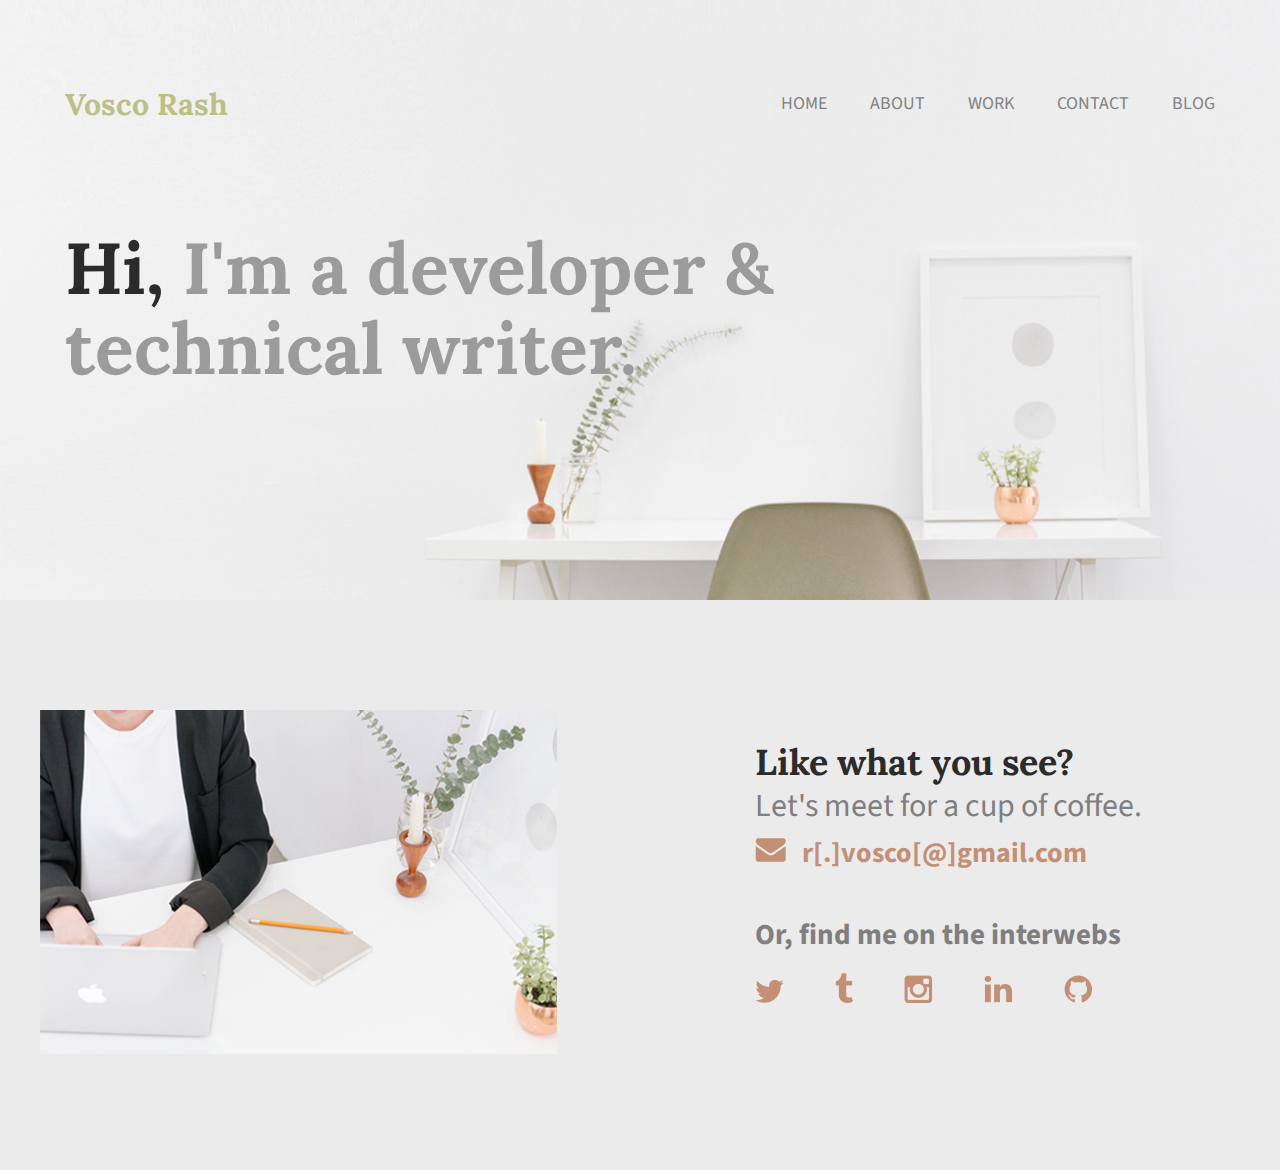
<file: index.html>
<!doctype html>
<html lang="en">
	<head>
		<meta charset="utf-8" />
    
        <title>Vosco Rash | Portfolio</title>
        <link rel="stylesheet" href="css/normalize.css">
		<link rel="stylesheet" href="css/main.css">
		<!-- Fonts for the website -->
		<link href='https://fonts.googleapis.com/css?family=Source+Sans+Pro:400,700' rel='stylesheet' type='text/css'>
		<link rel="preconnect" href="https://fonts.googleapis.com"> 
		<link rel="preconnect" href="https://fonts.gstatic.com" crossorigin> 
		<link href="https://fonts.googleapis.com/css2?family=Lora:wght@400;700&display=swap" rel="stylesheet" type="text/css">
    </head>
    <body>
    	<header>
    	
    		<div class="full-width">
    			<div class="half-width">
    				<h1>Vosco Rash</h1>
    			</div>
    			
    			<div class="half-width">
    				<!-- Nav for site sections -->
    				<nav>
    					<ul>
    						<li><a href="#index.html">Home</a></li>
    						<li><a href="about/index.html">About</a></li>
    						<li><a href="work/index.html">Work</a></li>
    						<li><a href="#contact">Contact</a></li>
    						<li><a href="blog/index.html">Blog</a></li>
    					</ul>
    				</nav>
    				
    			</div>
    				<!-- Header Callout -->
    				<h2><span>Hi,</span> I'm a developer &amp; technical writer.</h2>
    		</div>
    		
    	</header>
    	
    	<main>
    		
    		
    		
    		<footer id="contact">
    			<div class="full-width">
    			
    				<div class="half-width">
    					<img src="img/contact-image.png" alt="Woman working at a laptop" />
    				</div>
    				
    				<div class="half-width">
    				
    					<!-- Contact callout 1 -->
    					<h2>Like what you see?</h2>
    					
    					<!-- Contact callout 2 -->
    					<h3 id="email-header">Let's meet for a cup of coffee.</h3>
    					<a href="mailto:r.vosco@gmail.com"><img src="img/envelope.png" alt="envelope icon" id="envelope"/> r[.]vosco[@]gmail.com</a>
    					
    					<!-- Contact callout 3 -->
    					<h3 id="socialmedia-header">Or, find me on the interwebs</h3>
    					<!-- Social media links -->
    					<ul>
    						<li><img src="img/twitter.png" alt="twitter logo" /></li>
    						<li><img src="img/tumblr.png" alt="tumblr logo" /></li>
    						<li><img src="img/instagram.png" alt="instagram logo" /></li>
    						<li><img src="img/linkedin.png" alt="linkedin logo" /></li>
    						<li><img src="img/github.png" alt="github logo" /></li>
    					</ul>
    				</div>	
    			</div>
    		</footer>
    	</main>
    
    </body>
</html>
</file>
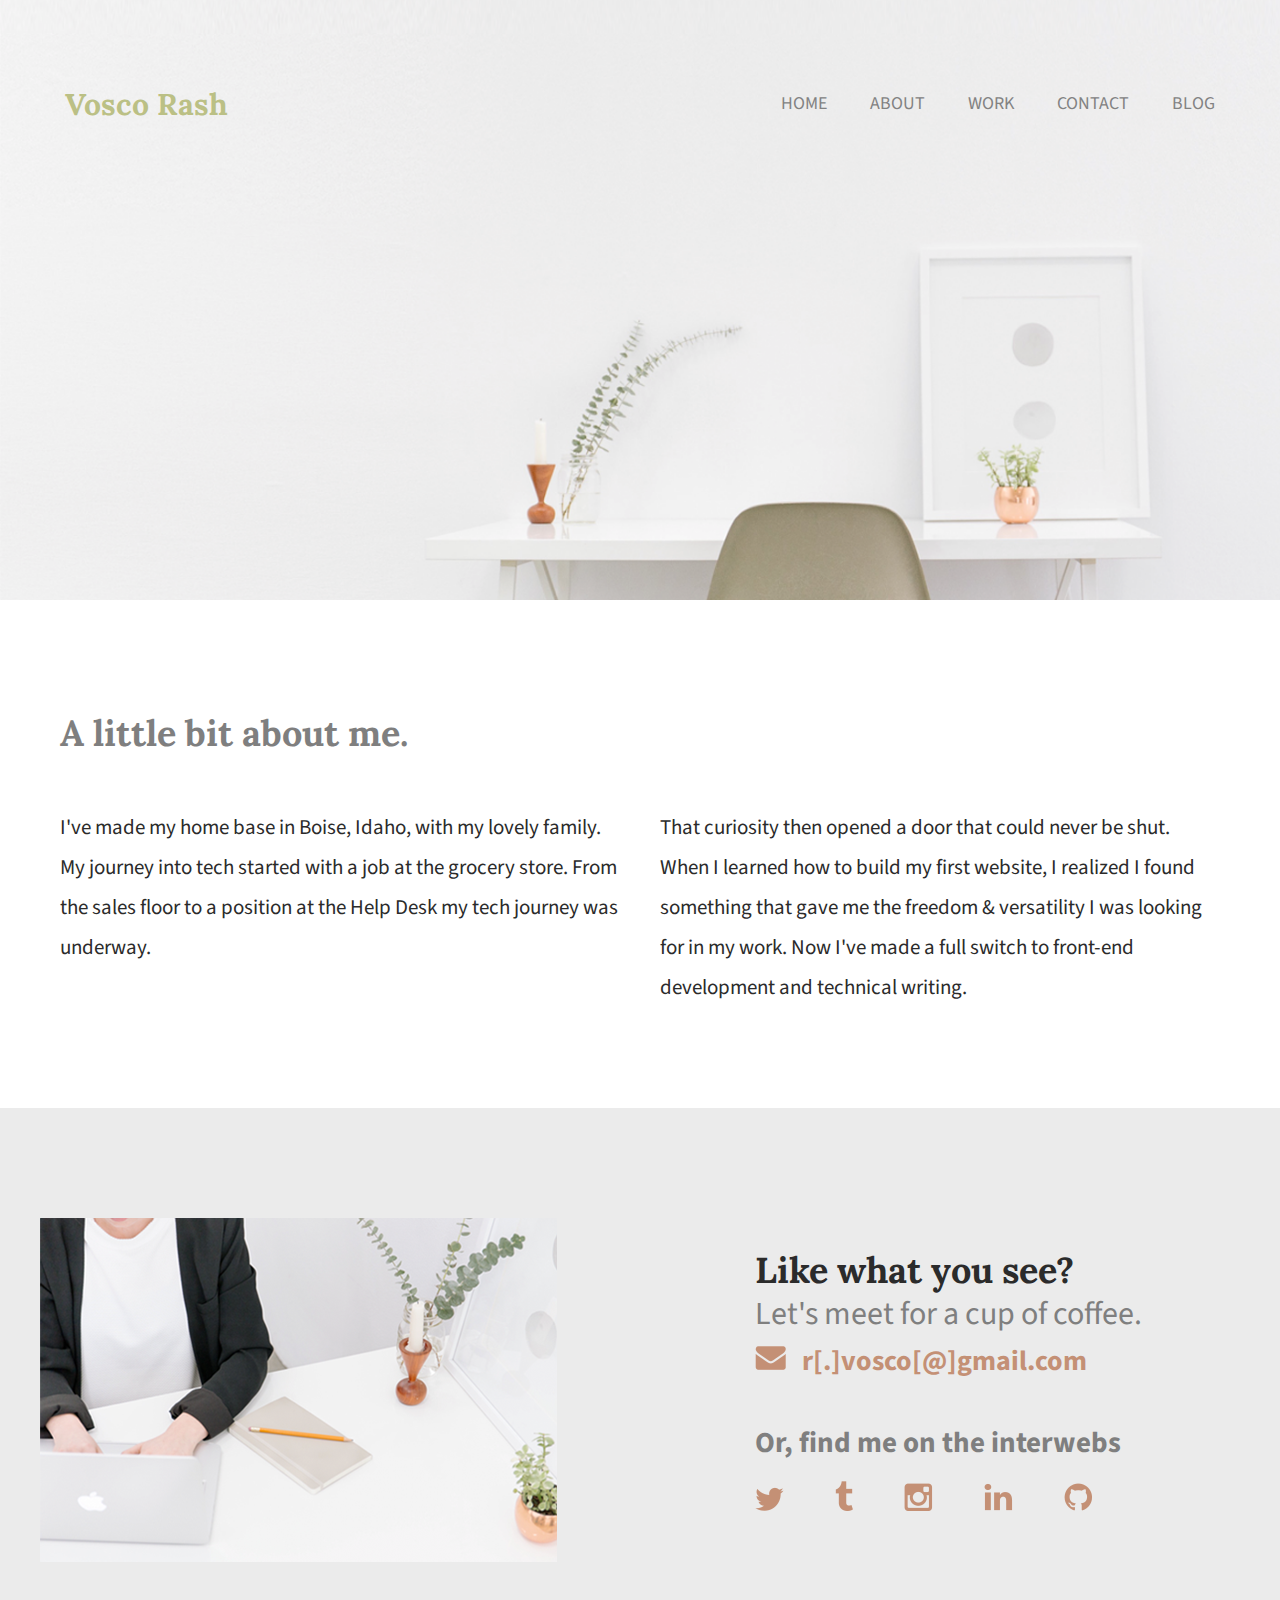
<file: about/index.html>
<!DOCTYPE html>
<html lang="en">
<head>
	<meta charset="utf-8" />
	<title>About</title>
	<meta name="generator" content="BBEdit 14.1" />
	<link rel="stylesheet" href="../css/normalize.css">
	<link rel="stylesheet" href="../css/main.css">
		<!-- Fonts for the website -->
	<link href='https://fonts.googleapis.com/css?family=Source+Sans+Pro:400,700' rel='stylesheet' type='text/css'>
	<link rel="preconnect" href="https://fonts.googleapis.com"> 
	<link rel="preconnect" href="https://fonts.gstatic.com" crossorigin> 
	<link href="https://fonts.googleapis.com/css2?family=Lora:wght@400;700&display=swap" rel="stylesheet" type="text/css">
</head>
<body>
	<header>
    	
    	<div class="full-width">
    		<div class="half-width">
    			<h1>Vosco Rash</h1>
    		</div>
    			
    		<div class="half-width">
    			<!-- Nav for site sections -->
    			<nav>
    				<ul>
    					<li><a href="../index.html">Home</a></li>
    					<li><a href="about/index.html">About</a></li>
    					<li><a href="../work/index.html">Work</a></li>
    					<li><a href="#contact">Contact</a></li>
    					<li><a href="../blog/index.html">Blog</a></li>
    				</ul>
    			</nav>
    				
    		</div>
    	</div>
    		
    </header>
	<main>
		<!-- <h1>About me</h1> -->
	</main>
	<!-- About section -->
    	<section id="about">
    		<div class="full-width">
				<h2>A little bit about me.</h2>
    				<!-- How I came to web development -->
    			<div class="half-width">
    				<p>I've made my home base in Boise, Idaho, with my lovely family. My journey into tech started with a job at the grocery store. From the sales floor to a position at the Help Desk my tech journey was underway.</p>
    			</div>
    				<!-- What I can do with my new super powers -->
    			<div class="half-width">
    				<p>That curiosity then opened a door that could never be shut. When I learned how to build my first website, I realized I found something that gave me the freedom & versatility I was looking for in my work. Now I've made a full switch to front-end development and technical writing.</p>
    			</div>
    				
    		</div>
    	</section>
    	<footer id="contact">
    			<div class="full-width">
    			
    				<div class="half-width">
    					<img src="../img/contact-image.png" alt="Woman working at a laptop" />
    				</div>
    				
    				<div class="half-width">
    				
    					<!-- Contact callout 1 -->
    					<h2>Like what you see?</h2>
    					
    					<!-- Contact callout 2 -->
    					<h3 id="email-header">Let's meet for a cup of coffee.</h3>
    					<a href="mailto:r.vosco@gmail.com"><img src="../img/envelope.png" alt="envelope icon" id="envelope"/> r[.]vosco[@]gmail.com</a>
    					
    					<!-- Contact callout 3 -->
    					<h3 id="socialmedia-header">Or, find me on the interwebs</h3>
    					<!-- Social media links -->
    					<ul>
    						<li><img src="../img/twitter.png" alt="twitter logo" /></li>
    						<li><img src="../img/tumblr.png" alt="tumblr logo" /></li>
    						<li><img src="../img/instagram.png" alt="instagram logo" /></li>
    						<li><img src="../img/linkedin.png" alt="linkedin logo" /></li>
    						<li><img src="../img/github.png" alt="github logo" /></li>
    					</ul>
    				</div>	
    			</div>
    		</footer>
</body>
</html>
</file>
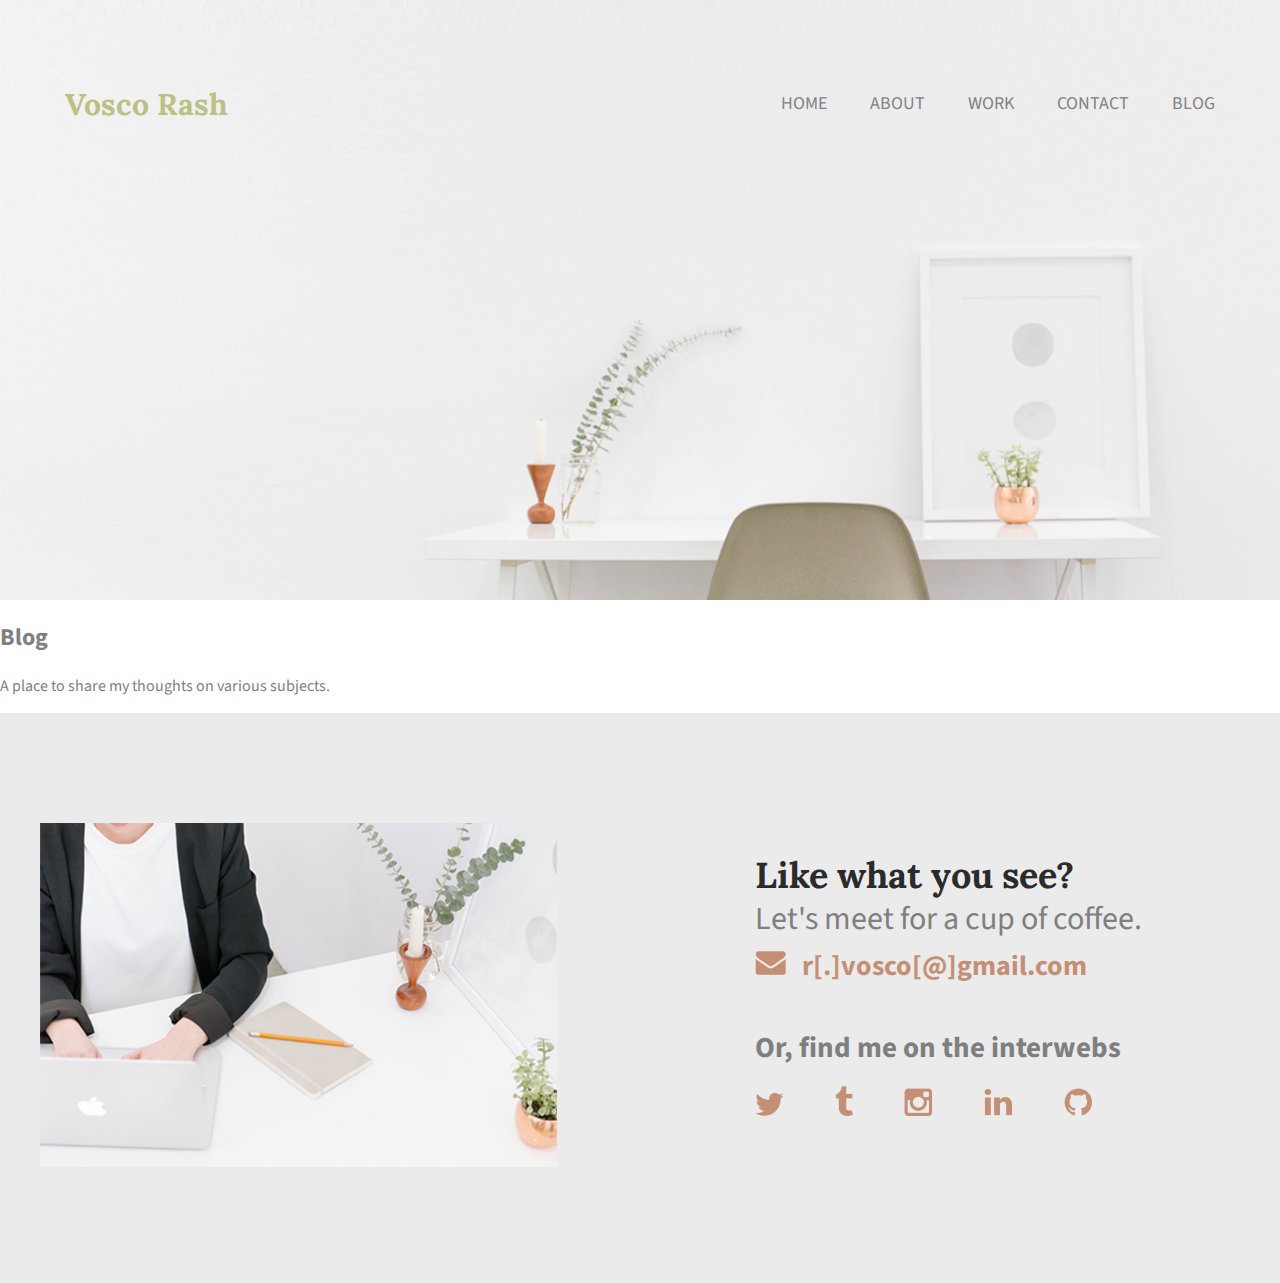
<file: blog/index.html>
<!DOCTYPE html>
<html lang="en">
<head>
	<meta charset="utf-8" />
	<title>blog</title>
	<meta name="generator" content="BBEdit 14.1" />
	<link rel="stylesheet" href="../css/normalize.css">
	<link rel="stylesheet" href="../css/main.css">
	<!-- Fonts for the website -->
	<link href='https://fonts.googleapis.com/css?family=Source+Sans+Pro:400,700' rel='stylesheet' type='text/css'>
	<link rel="preconnect" href="https://fonts.googleapis.com"> 
	<link rel="preconnect" href="https://fonts.gstatic.com" crossorigin> 
	<link href="https://fonts.googleapis.com/css2?family=Lora:wght@400;700&display=swap" rel="stylesheet" type="text/css">
</head>
<body>
	<header>
    	
    	<div class="full-width">
    		<div class="half-width">
    			<h1>Vosco Rash</h1>
    		</div>
    			
    		<div class="half-width">
    			<!-- Nav for site sections -->
    			<nav>
    				<ul>
    					<li><a href="../index.html">Home</a></li>
    					<li><a href="../about/index.html">About</a></li>
    					<li><a href="../work/index.html">Work</a></li>
    					<li><a href="#contact">Contact</a></li>
    					<li><a href="blog/index.html">Blog</a></li>
    				</ul>
    			</nav>
    				
    		</div>
    		
    	</div>
    		
    </header>
	<h2>Blog</h2>
	<p>A place to share my thoughts on various subjects. </p>
	
	<footer id="contact">
    			<div class="full-width">
    			
    				<div class="half-width">
    					<img src="../img/contact-image.png" alt="Woman working at a laptop" />
    				</div>
    				
    				<div class="half-width">
    				
    					<!-- Contact callout 1 -->
    					<h2>Like what you see?</h2>
    					
    					<!-- Contact callout 2 -->
    					<h3 id="email-header">Let's meet for a cup of coffee.</h3>
    					<a href="mailto:r.vosco@gmail.com"><img src="../img/envelope.png" alt="envelope icon" id="envelope"/> r[.]vosco[@]gmail.com</a>
    					
    					<!-- Contact callout 3 -->
    					<h3 id="socialmedia-header">Or, find me on the interwebs</h3>
    					<!-- Social media links -->
    					<ul>
    						<li><img src="../img/twitter.png" alt="twitter logo" /></li>
    						<li><img src="../img/tumblr.png" alt="tumblr logo" /></li>
    						<li><img src="../img/instagram.png" alt="instagram logo" /></li>
    						<li><img src="../img/linkedin.png" alt="linkedin logo" /></li>
    						<li><img src="../img/github.png" alt="github logo" /></li>
    					</ul>
    				</div>	
    			</div>
    		</footer>
</body>
</html>
</file>
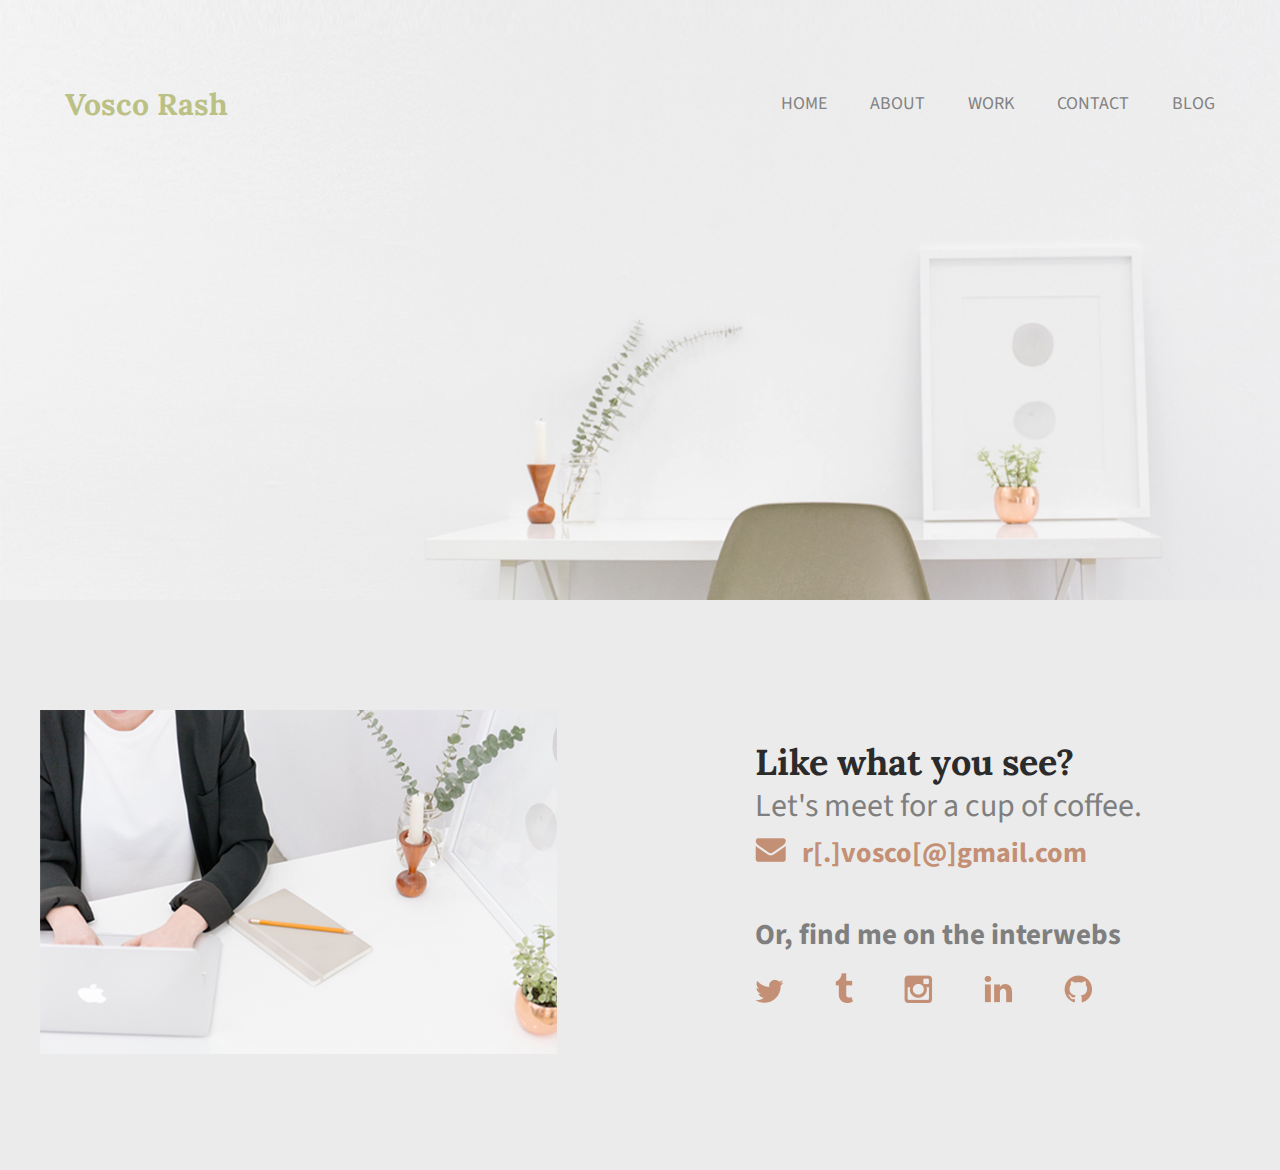
<file: work/index.html>
<!DOCTYPE html>
<html lang="en">
<head>
	<meta charset="utf-8" />
	<title>work</title>
	<meta name="generator" content="BBEdit 14.1" />
	<link rel="stylesheet" href="../css/normalize.css">
	<link rel="stylesheet" href="../css/main.css">
	<!-- Fonts for the website -->
	<link href='https://fonts.googleapis.com/css?family=Source+Sans+Pro:400,700' rel='stylesheet' type='text/css'>
	<link rel="preconnect" href="https://fonts.googleapis.com"> 
	<link rel="preconnect" href="https://fonts.gstatic.com" crossorigin> 
	<link href="https://fonts.googleapis.com/css2?family=Lora:wght@400;700&display=swap" rel="stylesheet" type="text/css">
</head>
<body>
	<header>
    	
    	<div class="full-width">
    		<div class="half-width">
    			<h1>Vosco Rash</h1>
    		</div>
    			
    		<div class="half-width">
    			<!-- Nav for site sections -->
    			<nav>
    				<ul>
    					<li><a href="../index.html">Home</a></li>
    					<li><a href="../about/index.html">About</a></li>
    					<li><a href="work/index.html">Work</a></li>
    					<li><a href="#contact">Contact</a></li>
    					<li><a href="../blog/index.html">Blog</a></li>
    				</ul>
    			</nav>
    				
    		</div>
    		
    	</div>
    		
    </header>
    <footer id="contact">
    			<div class="full-width">
    			
    				<div class="half-width">
    					<img src="../img/contact-image.png" alt="Woman working at a laptop" />
    				</div>
    				
    				<div class="half-width">
    				
    					<!-- Contact callout 1 -->
    					<h2>Like what you see?</h2>
    					
    					<!-- Contact callout 2 -->
    					<h3 id="email-header">Let's meet for a cup of coffee.</h3>
    					<a href="mailto:r.vosco@gmail.com"><img src="../img/envelope.png" alt="envelope icon" id="envelope"/> r[.]vosco[@]gmail.com</a>
    					
    					<!-- Contact callout 3 -->
    					<h3 id="socialmedia-header">Or, find me on the interwebs</h3>
    					<!-- Social media links -->
    					<ul>
    						<li><img src="../img/twitter.png" alt="twitter logo" /></li>
    						<li><img src="../img/tumblr.png" alt="tumblr logo" /></li>
    						<li><img src="../img/instagram.png" alt="instagram logo" /></li>
    						<li><img src="../img/linkedin.png" alt="linkedin logo" /></li>
    						<li><img src="../img/github.png" alt="github logo" /></li>
    					</ul>
    				</div>	
    			</div>
    		</footer>
</body>
</html>
</file>
<file: css/main.css>
/***** BASE STYLES *****/

body {
	color: #7F7F7F;
	font-family: 'Source Sans Pro', sans-serif;
}


/***** GRID *****/

.full-width {
	margin: 0 auto;
	overflow: auto;
	width: 1200px;
}


.half-width {
	float: left;
	width: 600px;
}


.third-width {
	float: left;
	width: 400px;
}


/***** HEADER *****/

header {
	background: url("../img/full-background.png");
	background-position: center;
	background-size: cover;
	height: 600px;
}


header h1 {
	color: #bbc085;
	font-family: 'Lora', serif;
	font-size: 30px;
	padding: 65px 0 65px 25px;
}


/*** Nav section links ***/

nav {
	float: right;
	padding: 75px 25px;
}


nav ul li {
	display: inline-block;
}


nav ul li a {
	color: #828282;
	font-size: 18px;
	padding-left: 40px;
	text-decoration: solid;
	text-transform: uppercase; 
}


/*** Header section callout ***/

header h2 {
	clear: both;
	color: #9b9b9b;
	font-family: 'Lora', serif;
	font-size: 72px;
	line-height: 80px;
	padding: 20px 0 20px 25px;
	width: 1000px;
}


header h2 span {
	color: #2b2b2b;
}


/***** ABOUT *****/

#about .full-width {
	padding: 80px 0;
}


#about h2 {
	font-family: 'Lora', serif;
	font-size: 36px;
	padding-left: 20px;	
}


#about p {
	color: #2b2b2b;
	font-size: 21px;
	line-height: 40px;
	padding-left: 20px;
	padding-right: 20px;
}


/***** WORK *****/

#work {
	background-color: #f9ceb7;
	text-align: center;
}


#work .full-width {
	padding: 115px 0;
}


#work img {
	padding-bottom: 30px;
}


#work h3 {
	font-size: 24px;
	line-height: 32px;
	margin: 0 auto;
	width: 190px;
}


#work p {
	font-family: 'Lora', serif;
	font-size: 18px;
	line-height: 30px;
	padding: 0 50px;
}


/***** CONTACT *****/

#contact {
	background-color: #ebebeb;
}


#contact .full-width {
	padding: 110px 0;
}


#contact img#contact-img {
	border: 12px solid #ffffff;
	margin-left: 25px;
}


#contact h2, #contact #email-header, #contact #socialmedia-header, #contact ul {
	padding-left: 115px;
}


#contact #envelope {
	padding: 0 10px 0 115px;
}


#contact h2 {
	color: #2b2b2b;
	font-family: 'Lora', serif;
	font-size: 36px;
	line-height: 44px;
}


#contact #email-header {
	font-size: 32px;
	font-weight: 400;
	line-height: 44px;
	margin: -30px 0 5px 0;
}


#contact #socialmedia-header {
	font-size: 29px;
	font-weight: 700;
	line-height: 44px;
	margin: 40px 0 0 0;
}

/*** Contact link ***/
#contact a {
	text-decoration: solid; 
	color: #c49075;
	font-weight: 700;
	font-size: 28px;
}


#contact ul {
	list-style: none;
}


#contact ul li {
	display: inline-block;	
}


#contact ul img {
	padding-right: 48px;	
}
</file>
